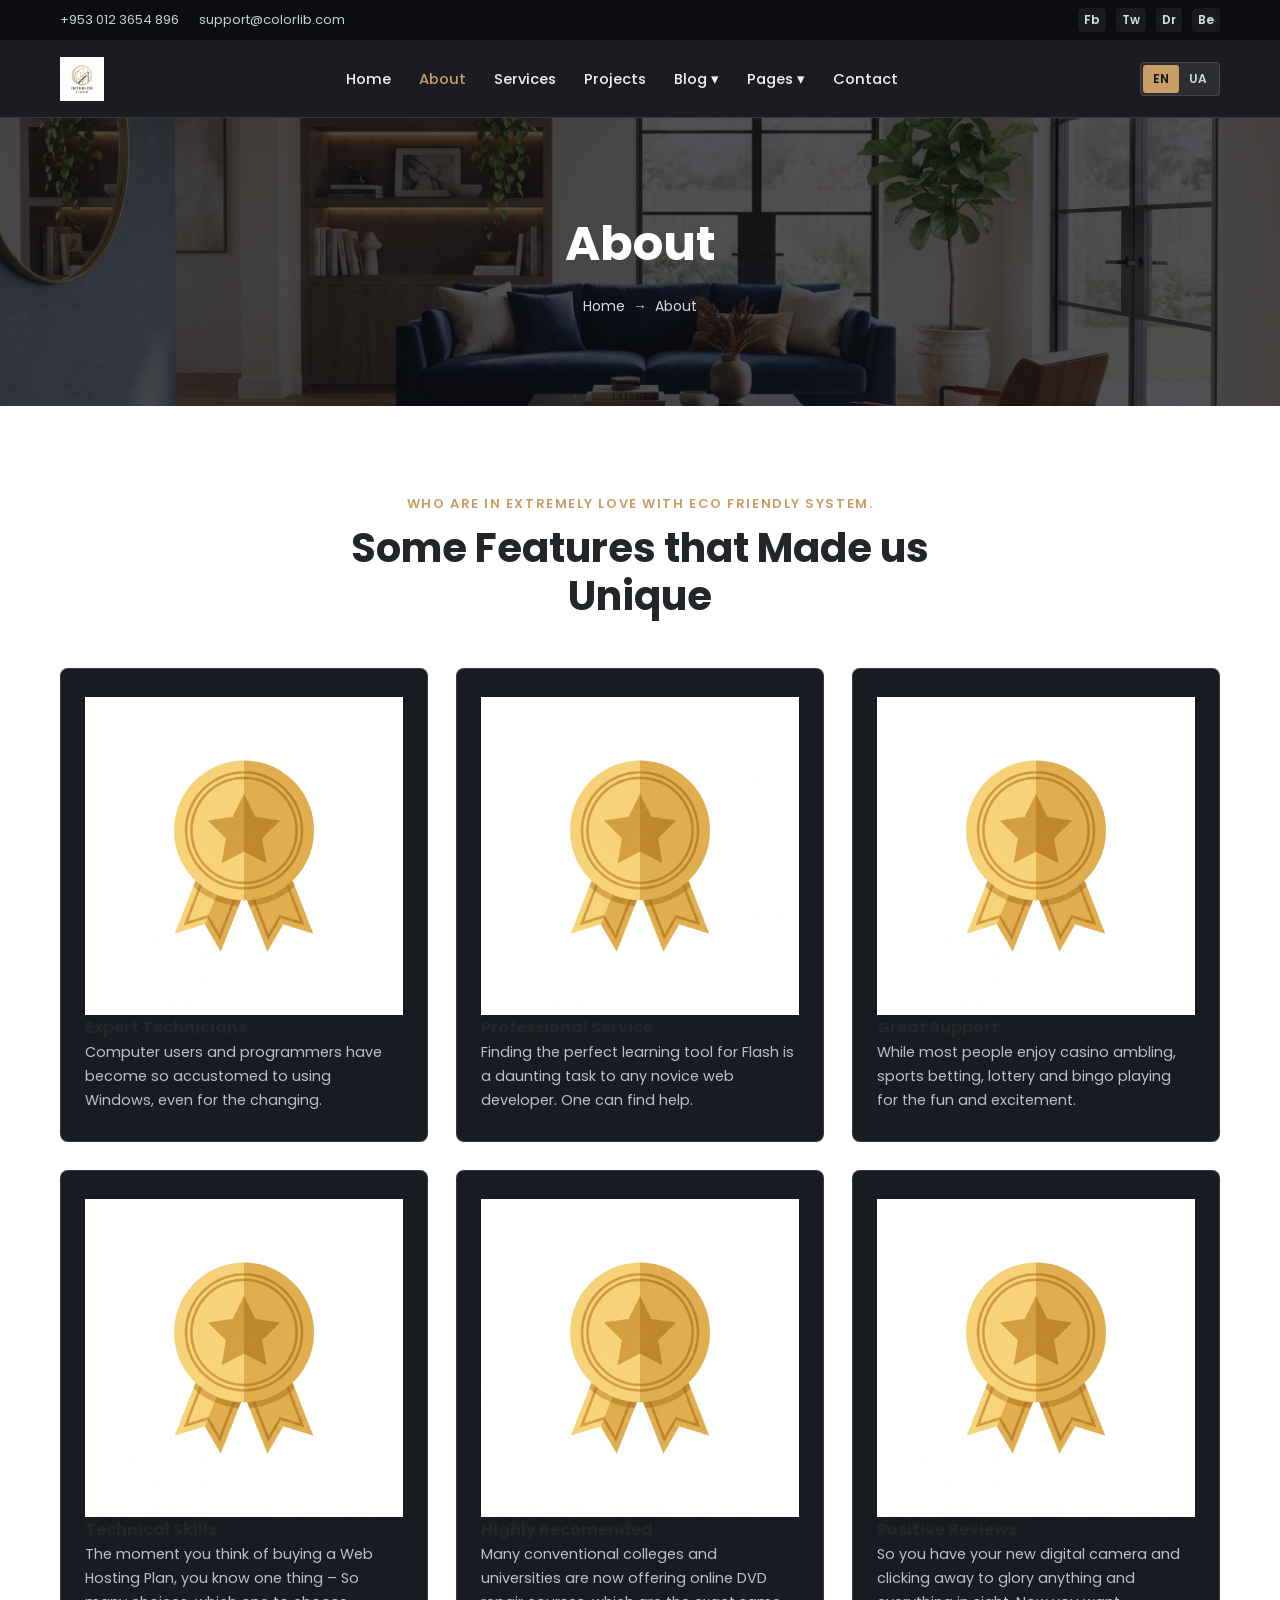
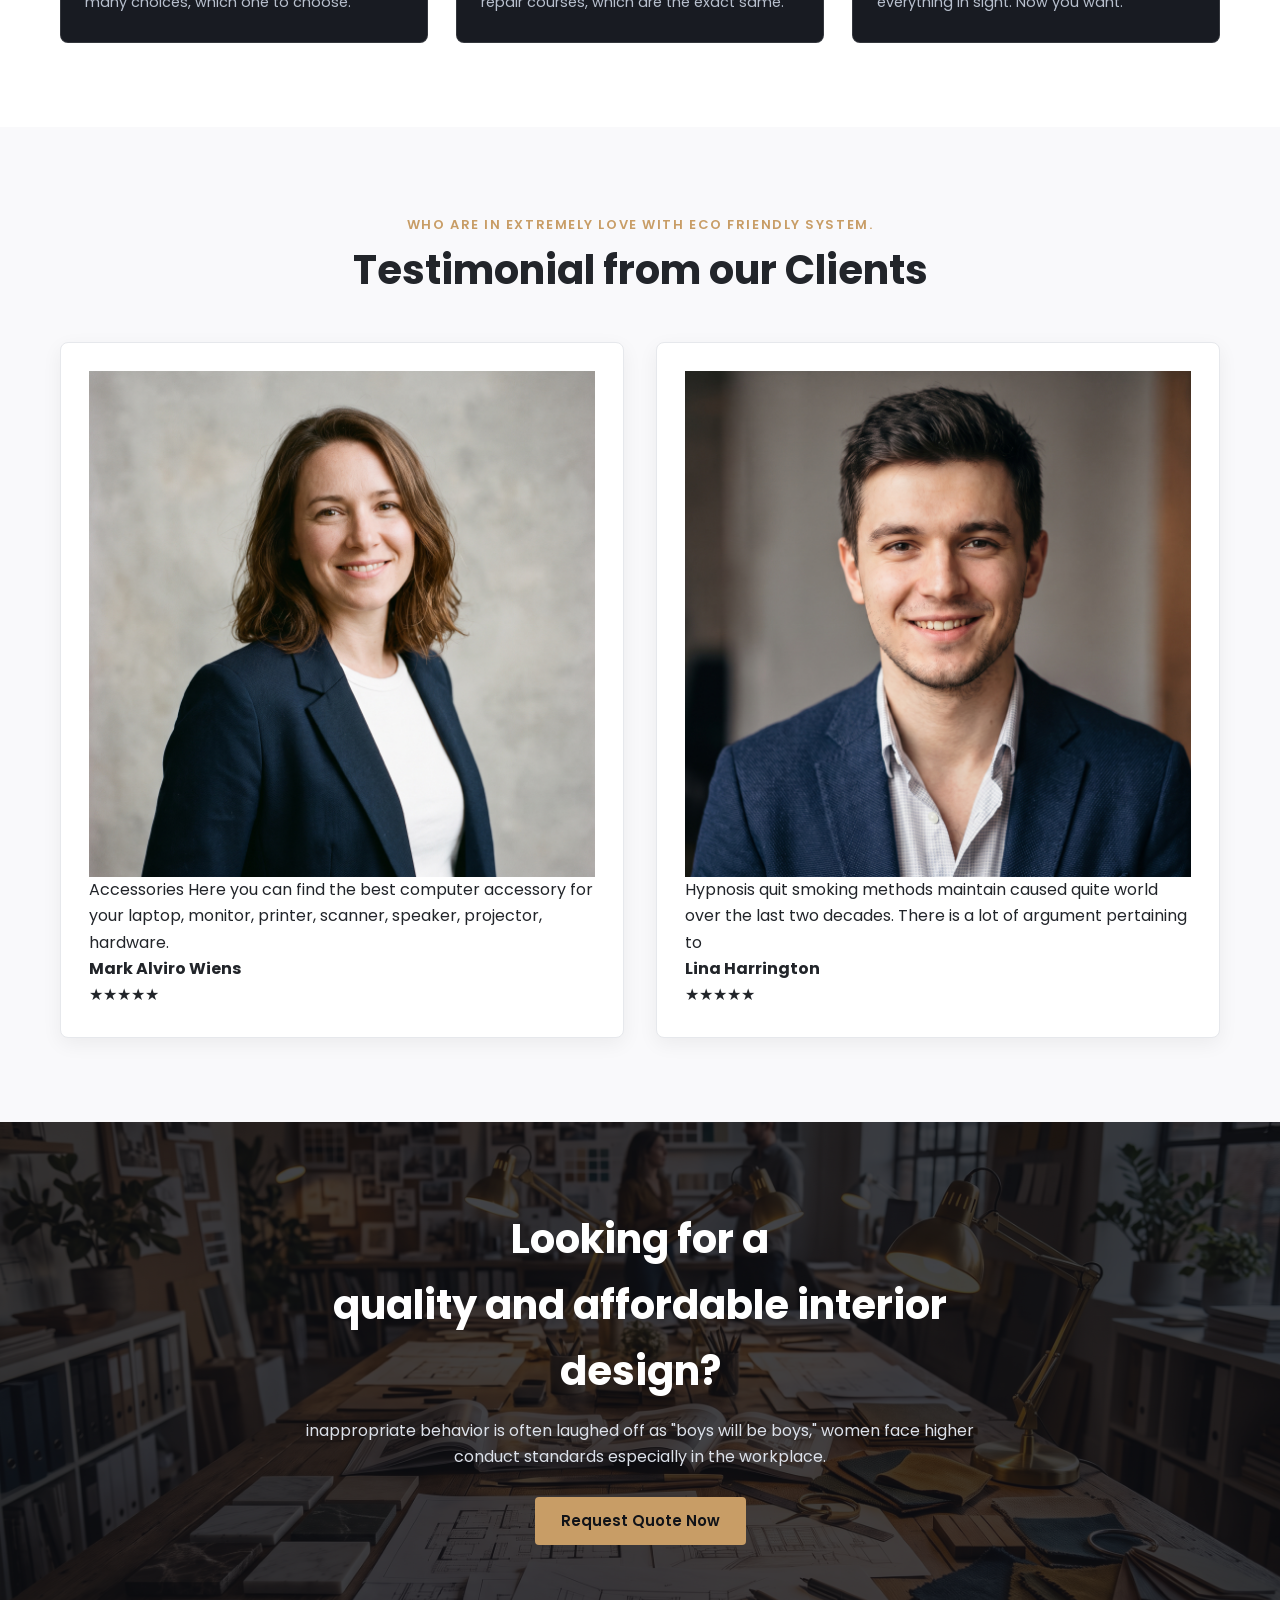
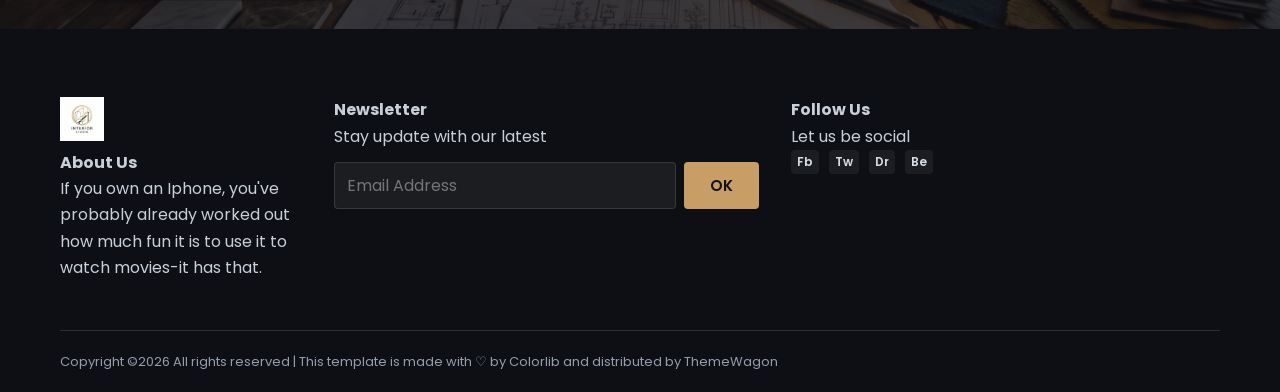
<file: about.html>
<!DOCTYPE html>
<html lang="en">
<head>
  <meta charset="UTF-8">
  <meta name="viewport" content="width=device-width, initial-scale=1.0">
  <title>Interior Design — About</title>
  <link rel="preconnect" href="https://fonts.googleapis.com">
  <link rel="preconnect" href="https://fonts.gstatic.com" crossorigin>
  <link href="https://fonts.googleapis.com/css2?family=Poppins:wght@300;400;500;600;700&display=swap" rel="stylesheet">
  <link rel="stylesheet" href="style.css?v=8">
  <link rel="icon" href="logo.jpg" type="image/jpeg">
  <style>
    .nav-bar-inner {
      display: flex !important;
      align-items: center !important;
      justify-content: space-between !important;
    }
    .desktop-nav {
      display: flex !important;
      flex-direction: row !important;
      align-items: center !important;
      gap: 24px !important;
    }
    .desktop-nav .dropdown {
      position: relative !important;
      display: inline-flex !important;
      align-items: center !important;
    }
    .desktop-nav .dropdown-menu {
      position: absolute !important;
      top: 100% !important;
      left: 0 !important;
      display: none !important;
      flex-direction: column !important;
      min-width: 210px !important;
      background: #181b22 !important;
      border: 1px solid rgba(255, 255, 255, 0.12) !important;
      border-radius: 8px !important;
      padding: 8px 0 !important;
      z-index: 950 !important;
    }
    .desktop-nav .dropdown:hover .dropdown-menu,
    .desktop-nav .dropdown.open .dropdown-menu {
      display: flex !important;
    }
  </style>
</head>
<body data-page="about">

  <header class="site-header">
    <div class="top-bar">
      <div class="container top-bar-inner">
        <div class="contact-info">
          <a href="tel:+9530123654896">+953 012 3654 896</a>
          <a href="mailto:support@colorlib.com">support@colorlib.com</a>
        </div>
        <div class="social-links">
          <a href="https://facebook.com" target="_blank" rel="noopener">Fb</a>
          <a href="https://x.com" target="_blank" rel="noopener">Tw</a>
          <a href="https://dribbble.com" target="_blank" rel="noopener">Dr</a>
          <a href="https://behance.net" target="_blank" rel="noopener">Be</a>
        </div>
      </div>
    </div>

    <div class="nav-bar">
      <div class="container nav-bar-inner">
        <a href="index.html" class="logo">
          <img src="logo.jpg" alt="Interior Logo">
        </a>

        <nav class="desktop-nav">
          <a href="index.html">Home</a>
          <a href="about.html" class="active-link">About</a>
          <a href="services.html">Services</a>
          <a href="projects.html">Projects</a>
          <div class="dropdown">
            <button type="button" class="dropdown-toggle">Blog ▾</button>
            <div class="dropdown-menu">
              <a href="index.html#exhibitions">Exhibitions</a>
              <a href="projects.html">Case Studies</a>
            </div>
          </div>
          <div class="dropdown">
            <button type="button" class="dropdown-toggle">Pages ▾</button>
            <div class="dropdown-menu">
              <a href="about.html">About Us</a>
              <a href="services.html">Our Services</a>
              <a href="contact.html">Contact</a>
              <a href="404.html">404 Page</a>
            </div>
          </div>
          <a href="contact.html">Contact</a>
        </nav>

        <div class="header-actions">
          <div class="lang-switcher">
            <button type="button" class="lang-btn active" data-lang="en">EN</button>
            <button type="button" class="lang-btn" data-lang="ua">UA</button>
          </div>
          <button type="button" class="mobile-menu-toggle mobile-toggle" aria-label="Toggle menu">
            <span></span>
            <span></span>
            <span></span>
          </button>
        </div>
      </div>
    </div>
  </header>

  <section class="page-banner" style="background-image: url('hero.jpg');">
    <div class="container">
      <h1 class="page-banner-title">About</h1>
      <div class="breadcrumb">
        <a href="index.html">Home</a>
        <span>→</span>
        <span>About</span>
      </div>
    </div>
  </section>

  <section class="section features">
    <div class="container">
      <div class="section-header">
        <span class="section-subtitle">Who are in extremely love with eco friendly system.</span>
        <h2 class="section-title">Some Features that Made us Unique</h2>
      </div>
      <div class="grid-3" id="about-features-grid"></div>
    </div>
  </section>

  <section class="section section-light testimonials">
    <div class="container">
      <div class="section-header">
        <span class="section-subtitle">Who are in extremely love with eco friendly system.</span>
        <h2 class="section-title">Testimonial from our Clients</h2>
      </div>
      <div class="grid-2" id="about-testimonials-grid"></div>
    </div>
  </section>

  <section class="cta-section" style="background-image: url('studio.jpg');">
    <div class="container cta-box">
      <h2 class="cta-title">Looking for a<br>quality and affordable interior design?</h2>
      <p class="cta-text">inappropriate behavior is often laughed off as "boys will be boys," women face higher conduct standards especially in the workplace.</p>
      <a href="contact.html" class="btn btn-primary">Request Quote Now</a>
    </div>
  </section>

  <footer class="site-footer">
    <div class="container">
      <div class="footer-grid">
        <div class="footer-widget">
          <a href="index.html" class="logo">
            <img src="logo.jpg" alt="Interior Logo">
          </a>
          <h4 class="widget-title">About Us</h4>
          <p class="widget-text">If you own an Iphone, you've probably already worked out how much fun it is to use it to watch movies-it has that.</p>
        </div>

        <div class="footer-widget">
          <h4 class="widget-title">Newsletter</h4>
          <p class="widget-text">Stay update with our latest</p>
          <form class="newsletter-form">
            <input type="email" placeholder="Email Address" required>
            <button type="submit" class="btn btn-primary">OK</button>
          </form>
        </div>

        <div class="footer-widget">
          <h4 class="widget-title">Follow Us</h4>
          <p class="widget-text">Let us be social</p>
          <div class="social-links">
            <a href="https://facebook.com" target="_blank" rel="noopener">Fb</a>
            <a href="https://x.com" target="_blank" rel="noopener">Tw</a>
            <a href="https://dribbble.com" target="_blank" rel="noopener">Dr</a>
            <a href="https://behance.net" target="_blank" rel="noopener">Be</a>
          </div>
        </div>
      </div>

      <div class="footer-bottom">
        <span class="copyright">Copyright ©2026 All rights reserved | This template is made with ♡ by <span class="text-gold">Colorlib</span> and distributed by <span class="text-gold">ThemeWagon</span></span>
      </div>
    </div>
  </footer>

  <script src="script.js"></script>
</body>
</html>
</file>
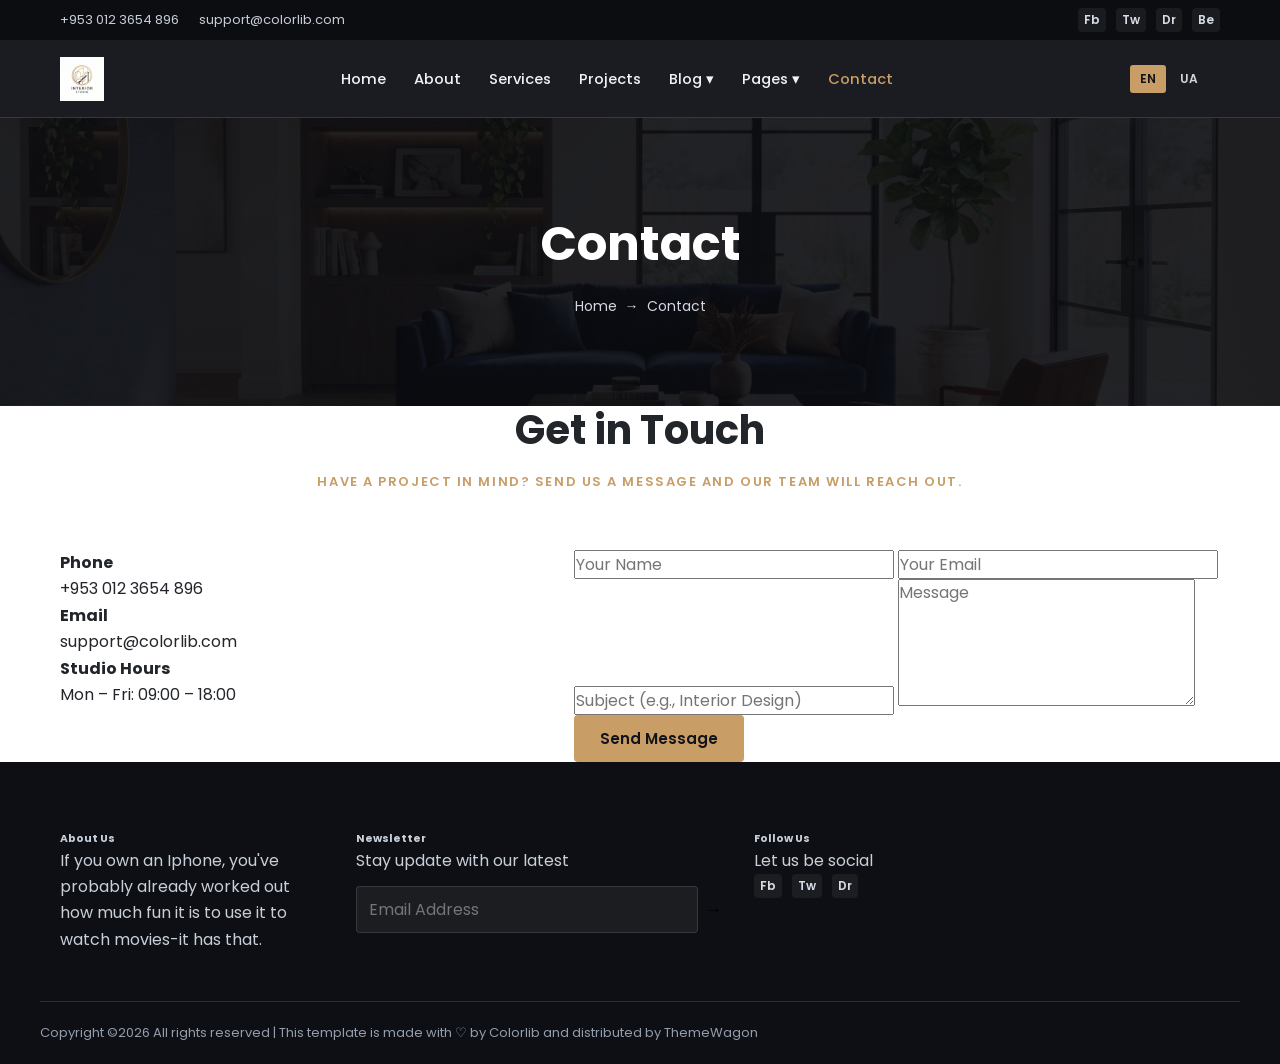
<file: contact.html>
<!DOCTYPE html>
<html lang="en">
<head>
  <meta charset="UTF-8">
  <meta name="viewport" content="width=device-width, initial-scale=1.0">
  <title>Interior Design — Contact</title>
  <link rel="preconnect" href="https://fonts.googleapis.com">
  <link rel="preconnect" href="https://fonts.gstatic.com" crossorigin>
  <link href="https://fonts.googleapis.com/css2?family=Poppins:wght@300;400;500;600;700&display=swap" rel="stylesheet">
  <link rel="stylesheet" href="style.css?v=11">
  <link rel="icon" href="logo.jpg" type="image/jpeg">
</head>
<body data-page="contact">

  <header class="site-header">
    <div class="top-bar">
      <div class="container top-bar-inner">
        <div class="contact-info">
          <a href="tel:+9530123654896">+953 012 3654 896</a>
          <a href="mailto:support@colorlib.com">support@colorlib.com</a>
        </div>
        <div class="social-links">
          <a href="https://facebook.com" target="_blank" rel="noopener">Fb</a>
          <a href="https://x.com" target="_blank" rel="noopener">Tw</a>
          <a href="https://dribbble.com" target="_blank" rel="noopener">Dr</a>
          <a href="https://behance.net" target="_blank" rel="noopener">Be</a>
        </div>
      </div>
    </div>

    <div class="nav-bar">
      <div class="container nav-bar-inner">
        <a href="index.html" class="logo">
          <img src="logo.jpg" alt="Interior Logo">
        </a>

        <nav class="desktop-nav">
          <a href="index.html">Home</a>
          <a href="about.html">About</a>
          <a href="services.html">Services</a>
          <a href="projects.html">Projects</a>
          <div class="dropdown">
            <button type="button" class="dropdown-toggle">Blog ▾</button>
            <div class="dropdown-menu">
              <a href="index.html#exhibitions">Exhibitions</a>
              <a href="projects.html">Case Studies</a>
            </div>
          </div>
          <div class="dropdown">
            <button type="button" class="dropdown-toggle">Pages ▾</button>
            <div class="dropdown-menu">
              <a href="about.html">About Us</a>
              <a href="services.html">Our Services</a>
              <a href="contact.html">Contact</a>
              <a href="404.html">404 Page</a>
            </div>
          </div>
          <a href="contact.html" class="active-link">Contact</a>
        </nav>

        <div class="header-actions">
          <div class="lang-switch" aria-label="Language switcher">
            <button type="button" class="lang-btn active" data-lang="en">EN</button>
            <button type="button" class="lang-btn" data-lang="ua">UA</button>
          </div>
          <button type="button" class="mobile-toggle" aria-label="Toggle menu">
            <span></span>
            <span></span>
            <span></span>
          </button>
        </div>
      </div>
    </div>
  </header>

  <main>
    <section class="page-banner" style="background-image: linear-gradient(rgba(0,0,0,0.65), rgba(0,0,0,0.65)), url('hero.jpg');">
      <div class="container">
        <h1 class="page-banner-title">Contact</h1>
        <div class="breadcrumb">
          <a href="index.html">Home</a>
          <span>→</span>
          <span>Contact</span>
        </div>
      </div>
    </section>

    <section class="contact-section section-padding bg-white">
      <div class="container">
        <header class="section-header">
          <h2 class="section-title" id="contact-heading">Get in Touch</h2>
          <p class="section-subtitle" id="contact-subheading">Have a project in mind? Send us a message and our team will reach out.</p>
        </header>

        <div class="contact-grid">
          <div class="contact-details">
            <div class="contact-item">
              <h4>Phone</h4>
              <p><a href="tel:+9530123654896">+953 012 3654 896</a></p>
            </div>
            <div class="contact-item">
              <h4>Email</h4>
              <p><a href="mailto:support@colorlib.com">support@colorlib.com</a></p>
            </div>
            <div class="contact-item">
              <h4>Studio Hours</h4>
              <p>Mon – Fri: 09:00 – 18:00</p>
            </div>
          </div>

          <form class="contact-form" id="contact-form">
            <input type="text" id="contact-name" placeholder="Your Name" required>
            <input type="email" id="contact-email" placeholder="Your Email" required>
            <input type="text" id="contact-subject" placeholder="Subject (e.g., Interior Design)" required>
            <textarea id="contact-message" rows="5" placeholder="Message" required></textarea>
            <button type="submit" class="btn btn-primary" id="contact-submit">Send Message</button>
            <p class="contact-status" id="contact-status" role="status"></p>
          </form>
        </div>
      </div>
    </section>
  </main>

  <footer class="site-footer section-padding">
    <div class="container footer-grid">
      <div class="footer-widget">
        <h6 class="widget-title">About Us</h6>
        <p class="widget-text">If you own an Iphone, you've probably already worked out how much fun it is to use it to watch movies-it has that.</p>
      </div>
      <div class="footer-widget">
        <h6 class="widget-title">Newsletter</h6>
        <p class="widget-text">Stay update with our latest</p>
        <form class="newsletter-form">
          <input type="email" placeholder="Email Address" required>
          <button type="submit">→</button>
        </form>
      </div>
      <div class="footer-widget">
        <h6 class="widget-title">Follow Us</h6>
        <p class="widget-text">Let us be social</p>
        <div class="social-links footer-socials">
          <a href="https://facebook.com" target="_blank" rel="noopener">Fb</a>
          <a href="https://x.com" target="_blank" rel="noopener">Tw</a>
          <a href="https://dribbble.com" target="_blank" rel="noopener">Dr</a>
        </div>
      </div>
    </div>
    <div class="container footer-bottom">
      <p class="copyright">
        Copyright ©2026 All rights reserved | This template is made with ♡ by <span class="text-gold">Colorlib</span> and distributed by <span class="text-gold">ThemeWagon</span>
      </p>
    </div>
  </footer>

  <script src="script.js"></script>
</body>
</html>
</file>
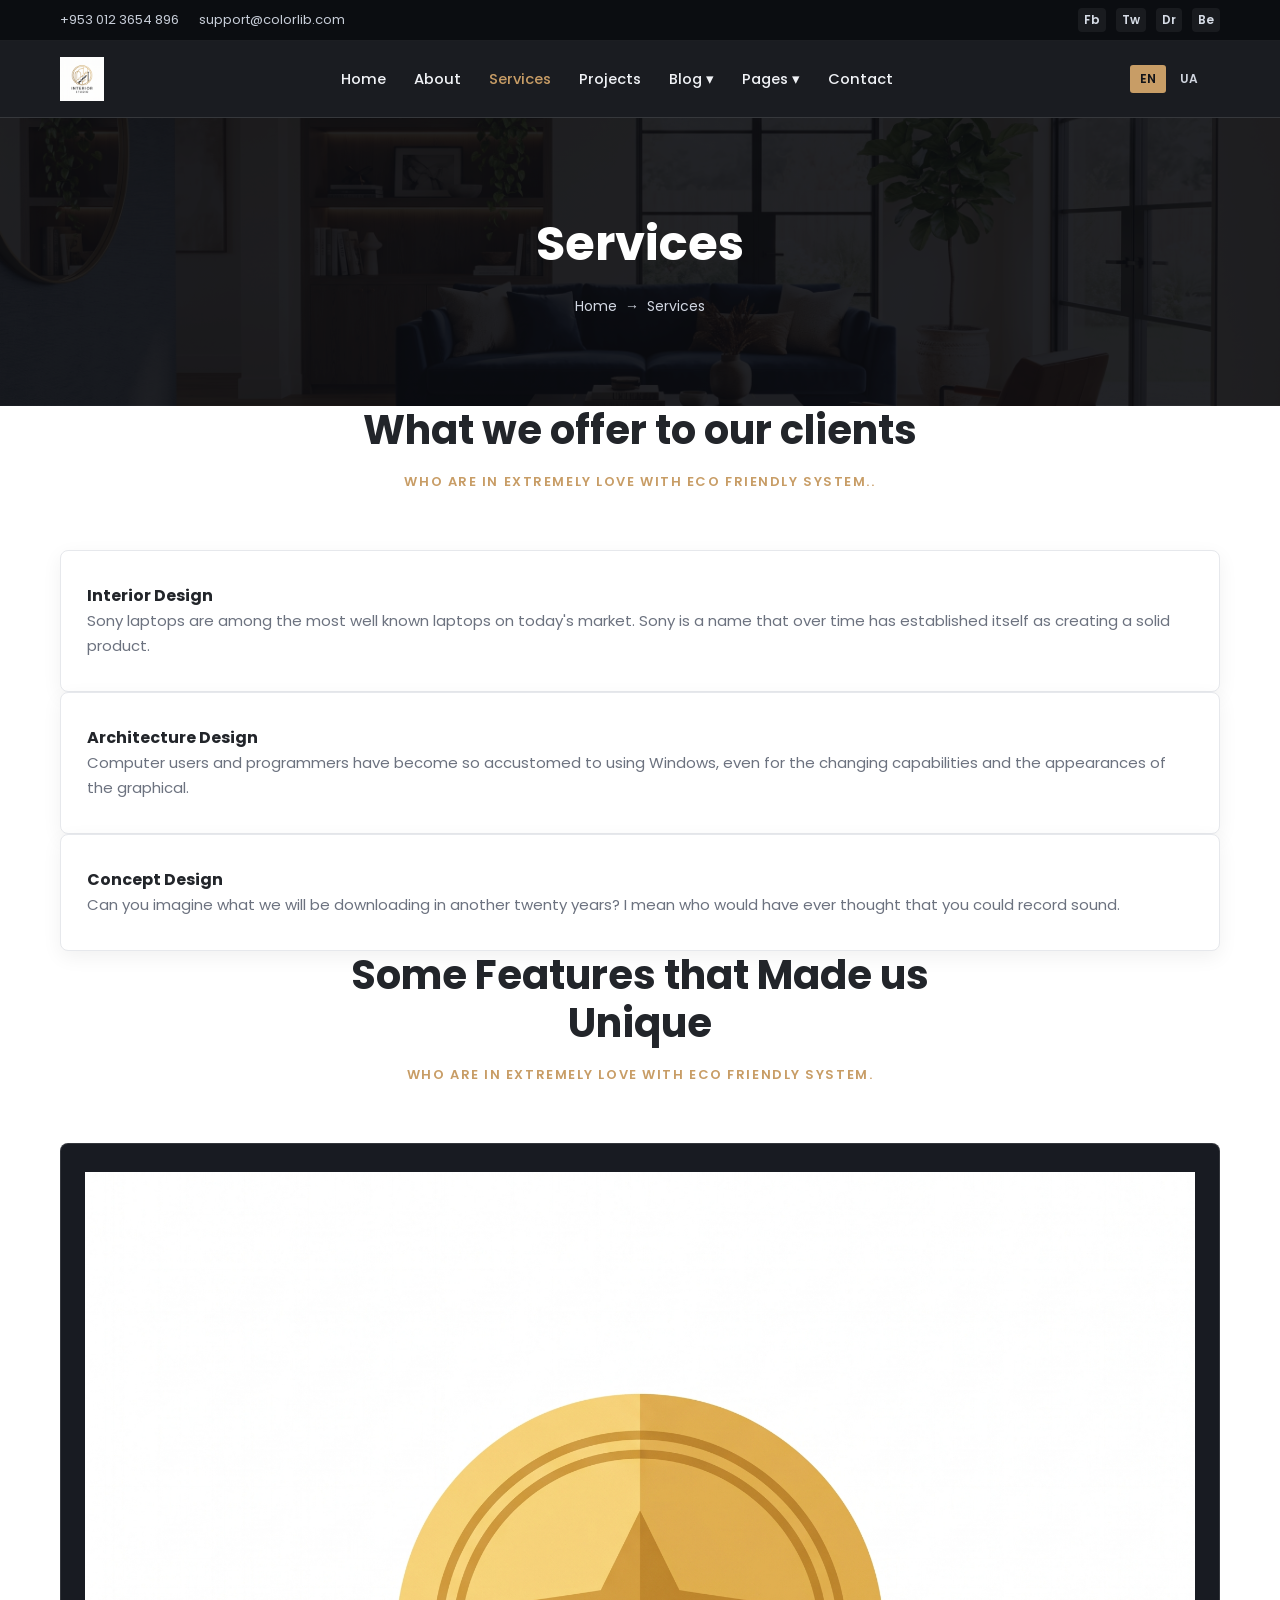
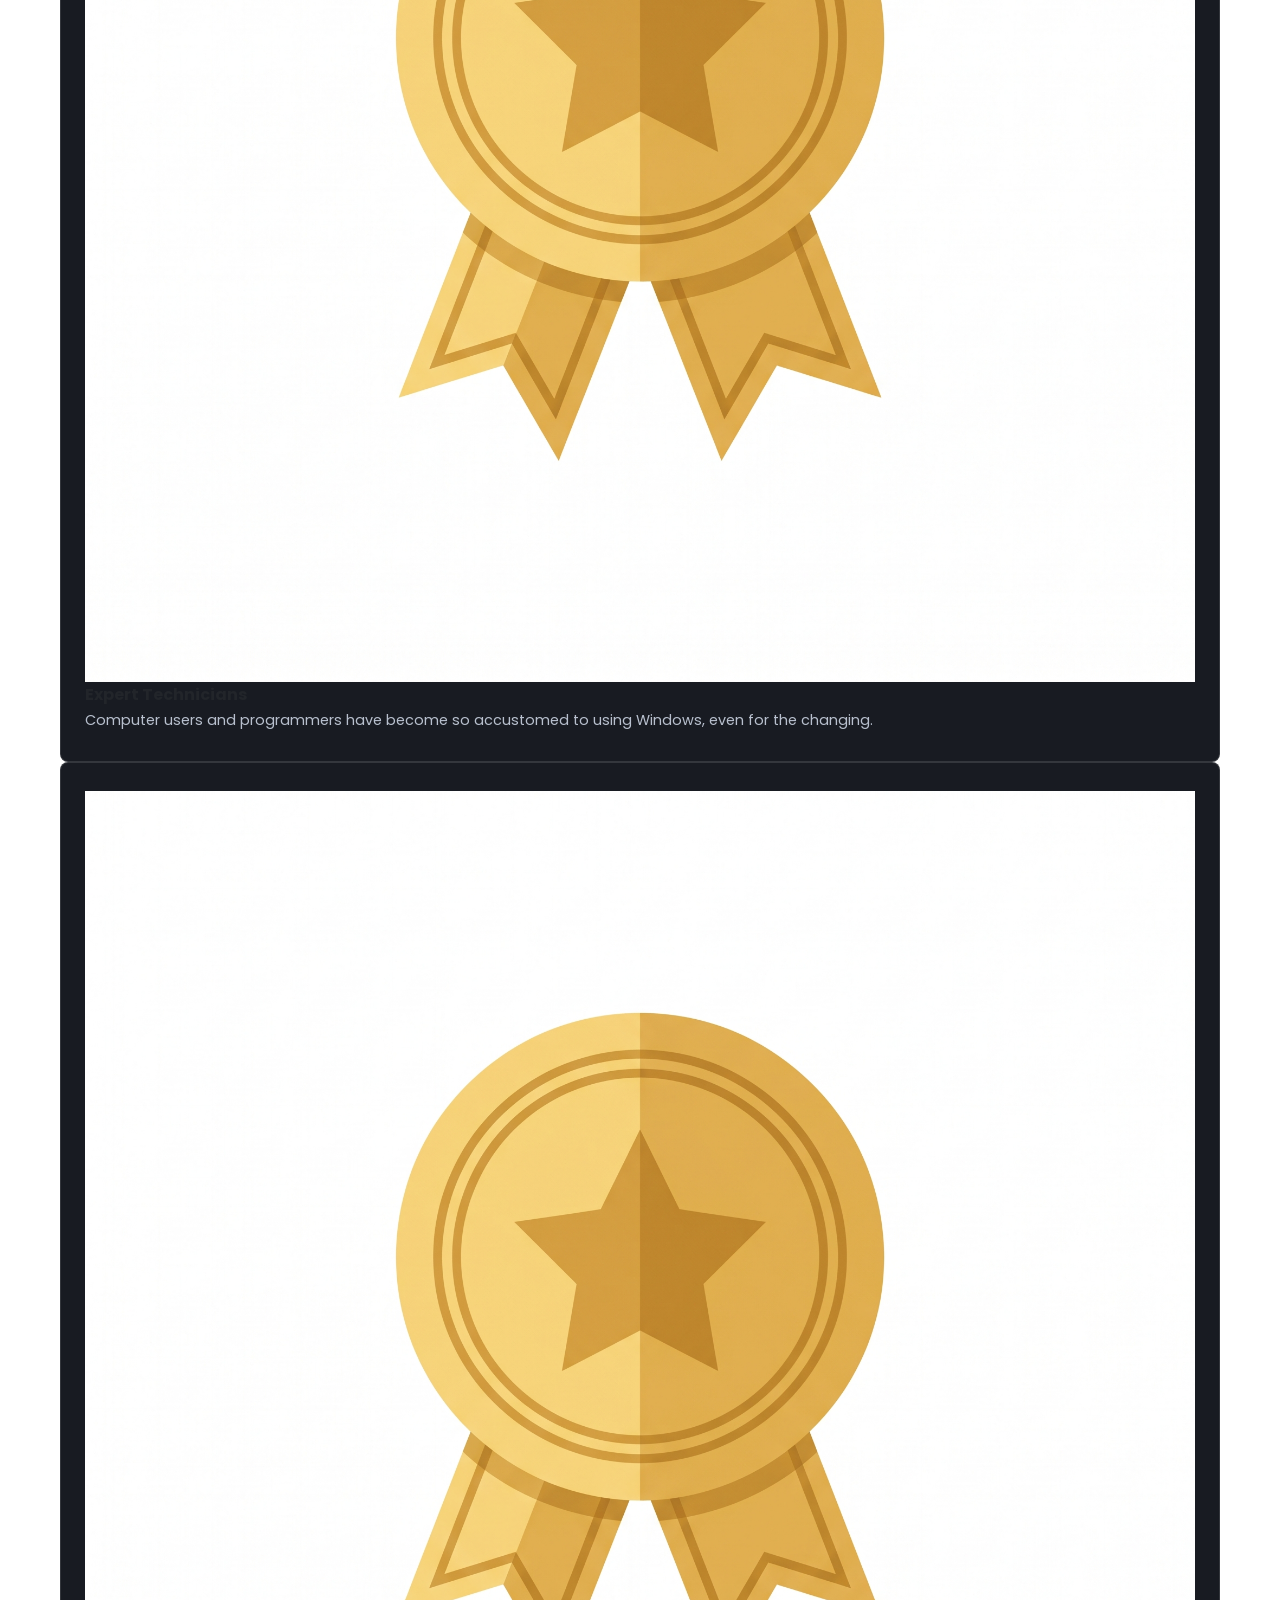
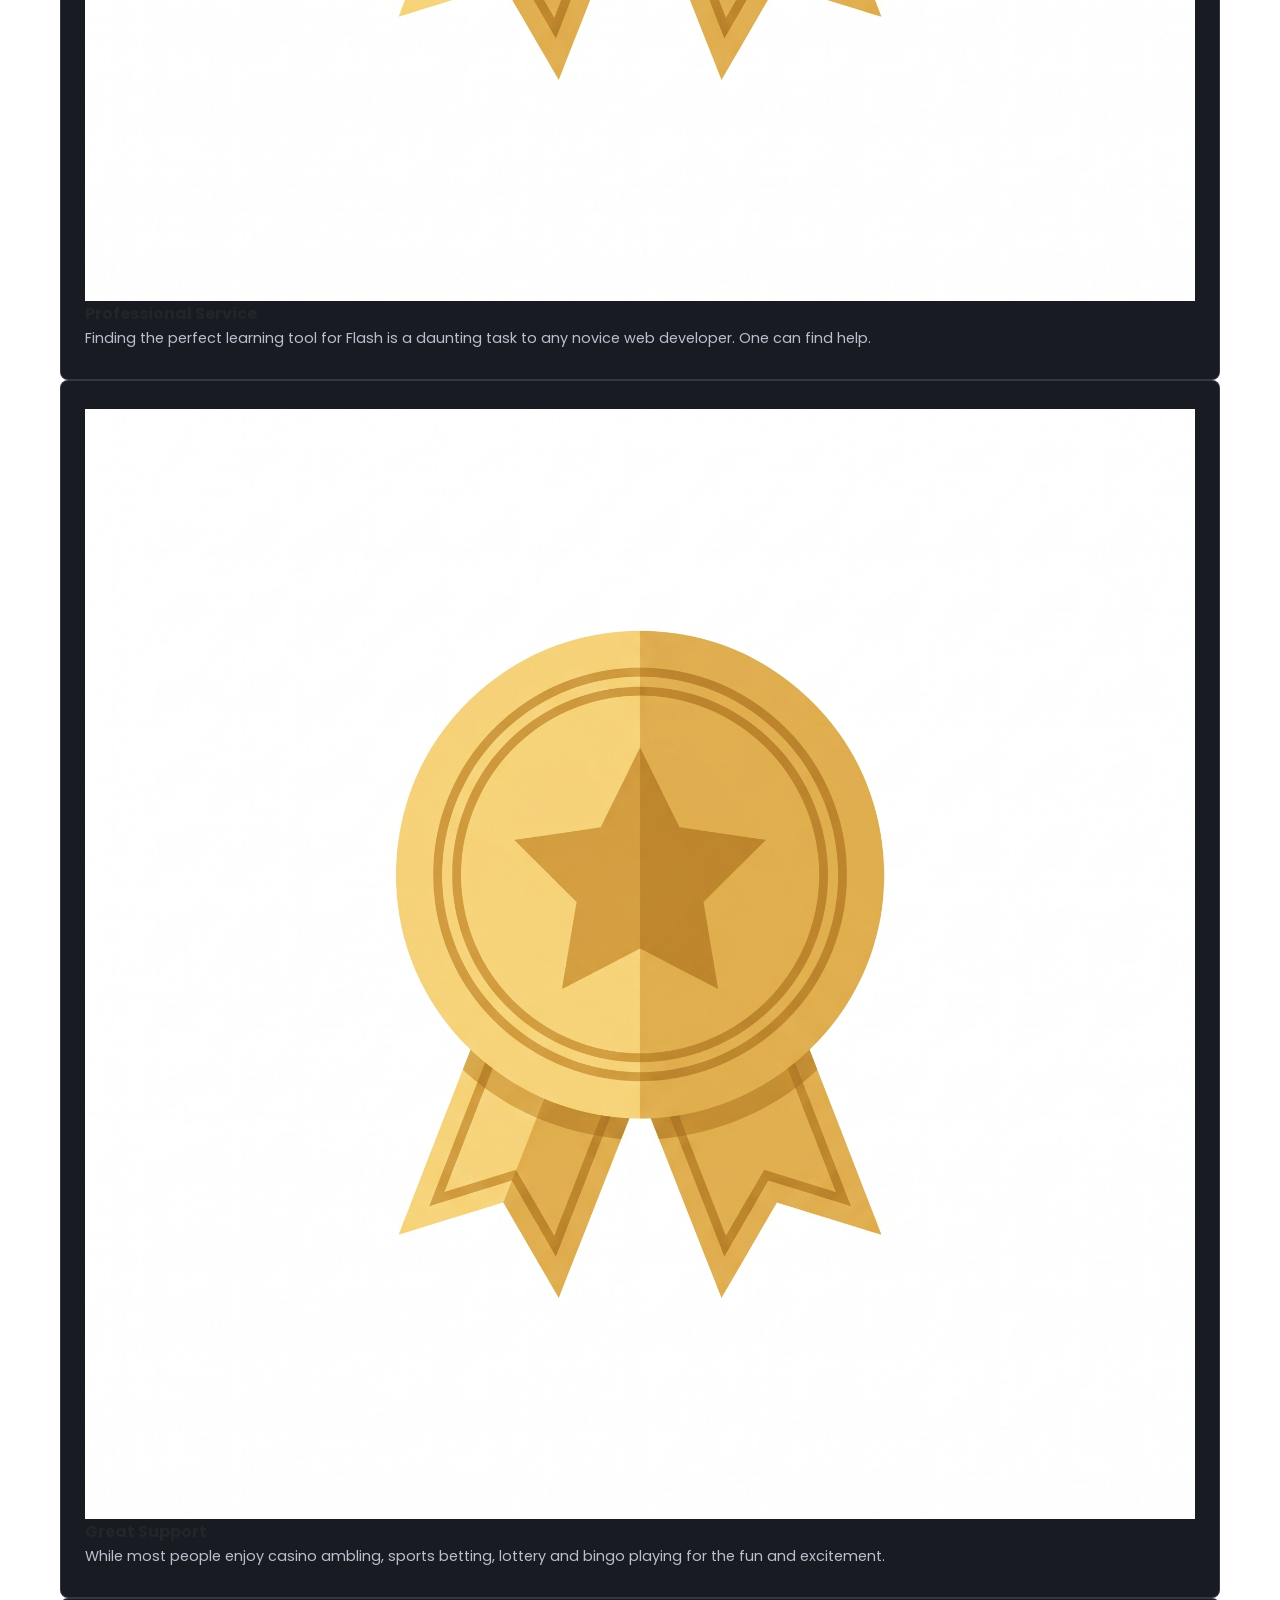
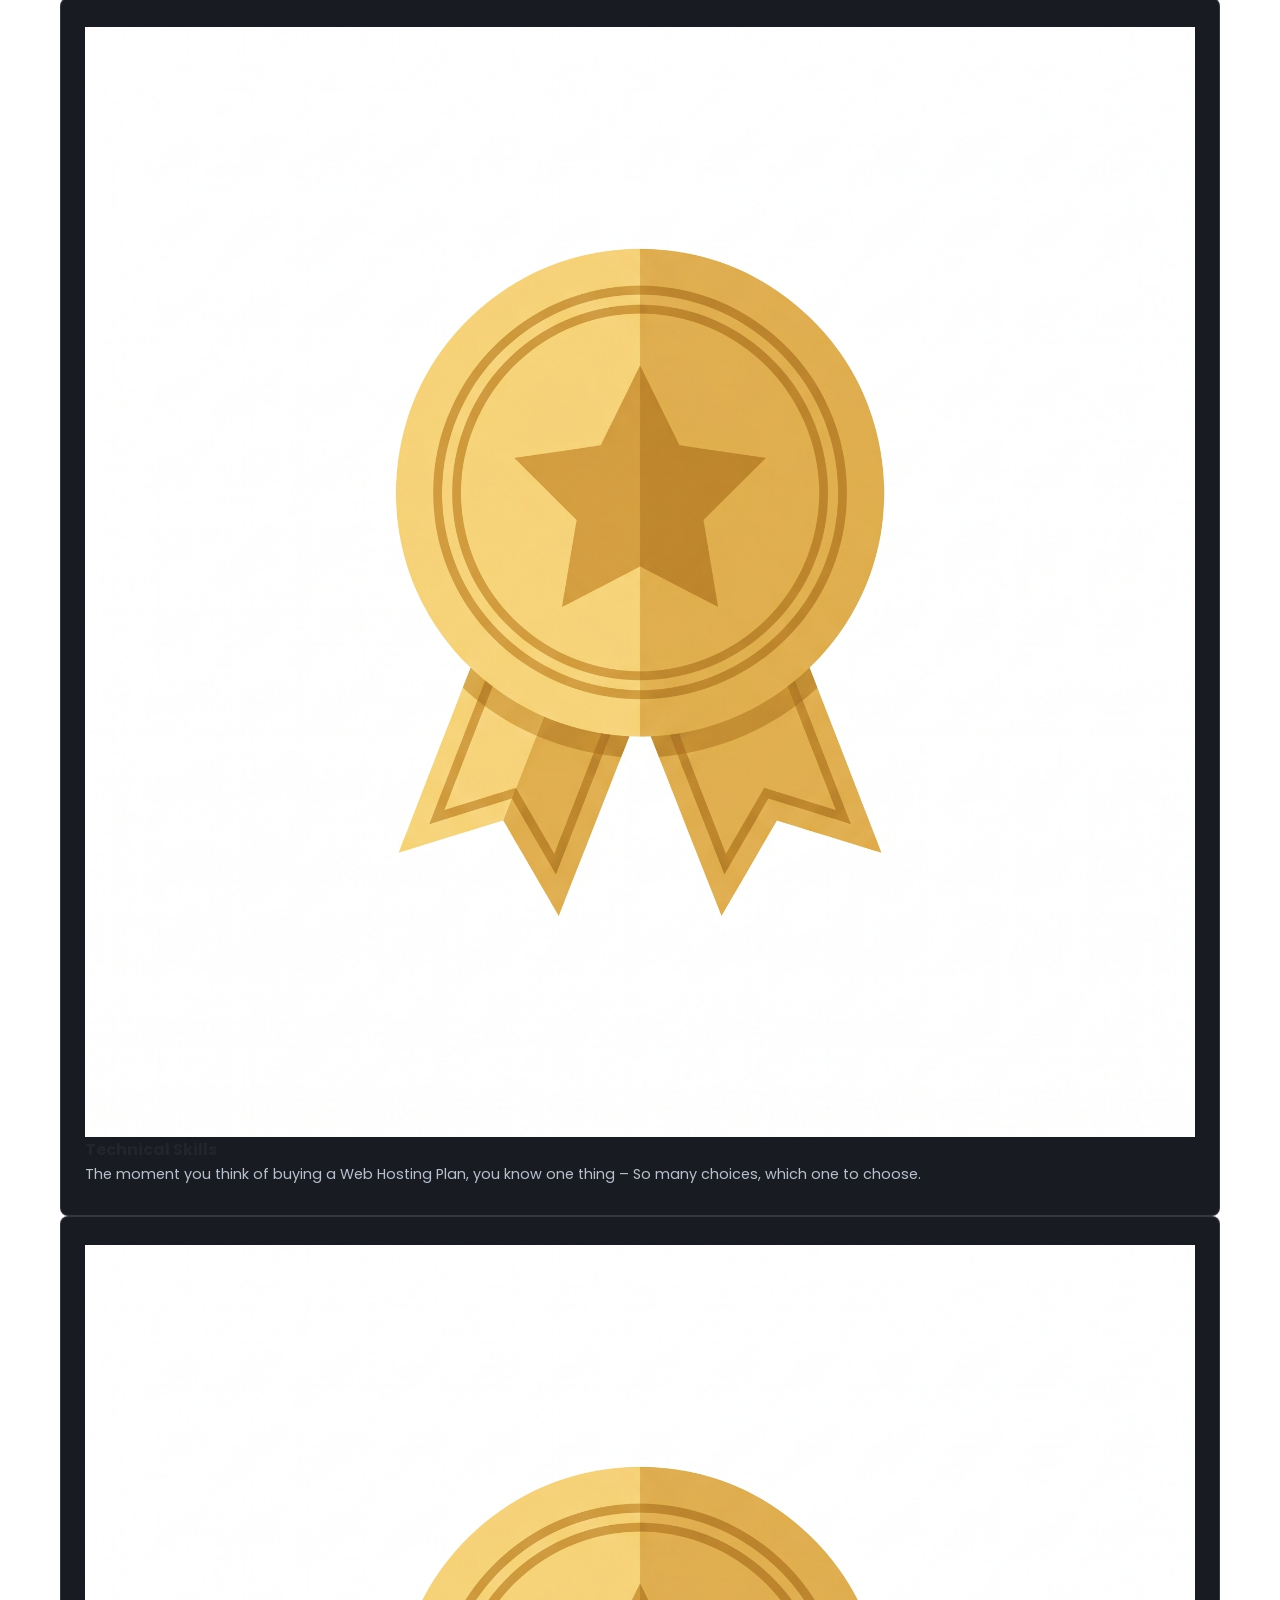
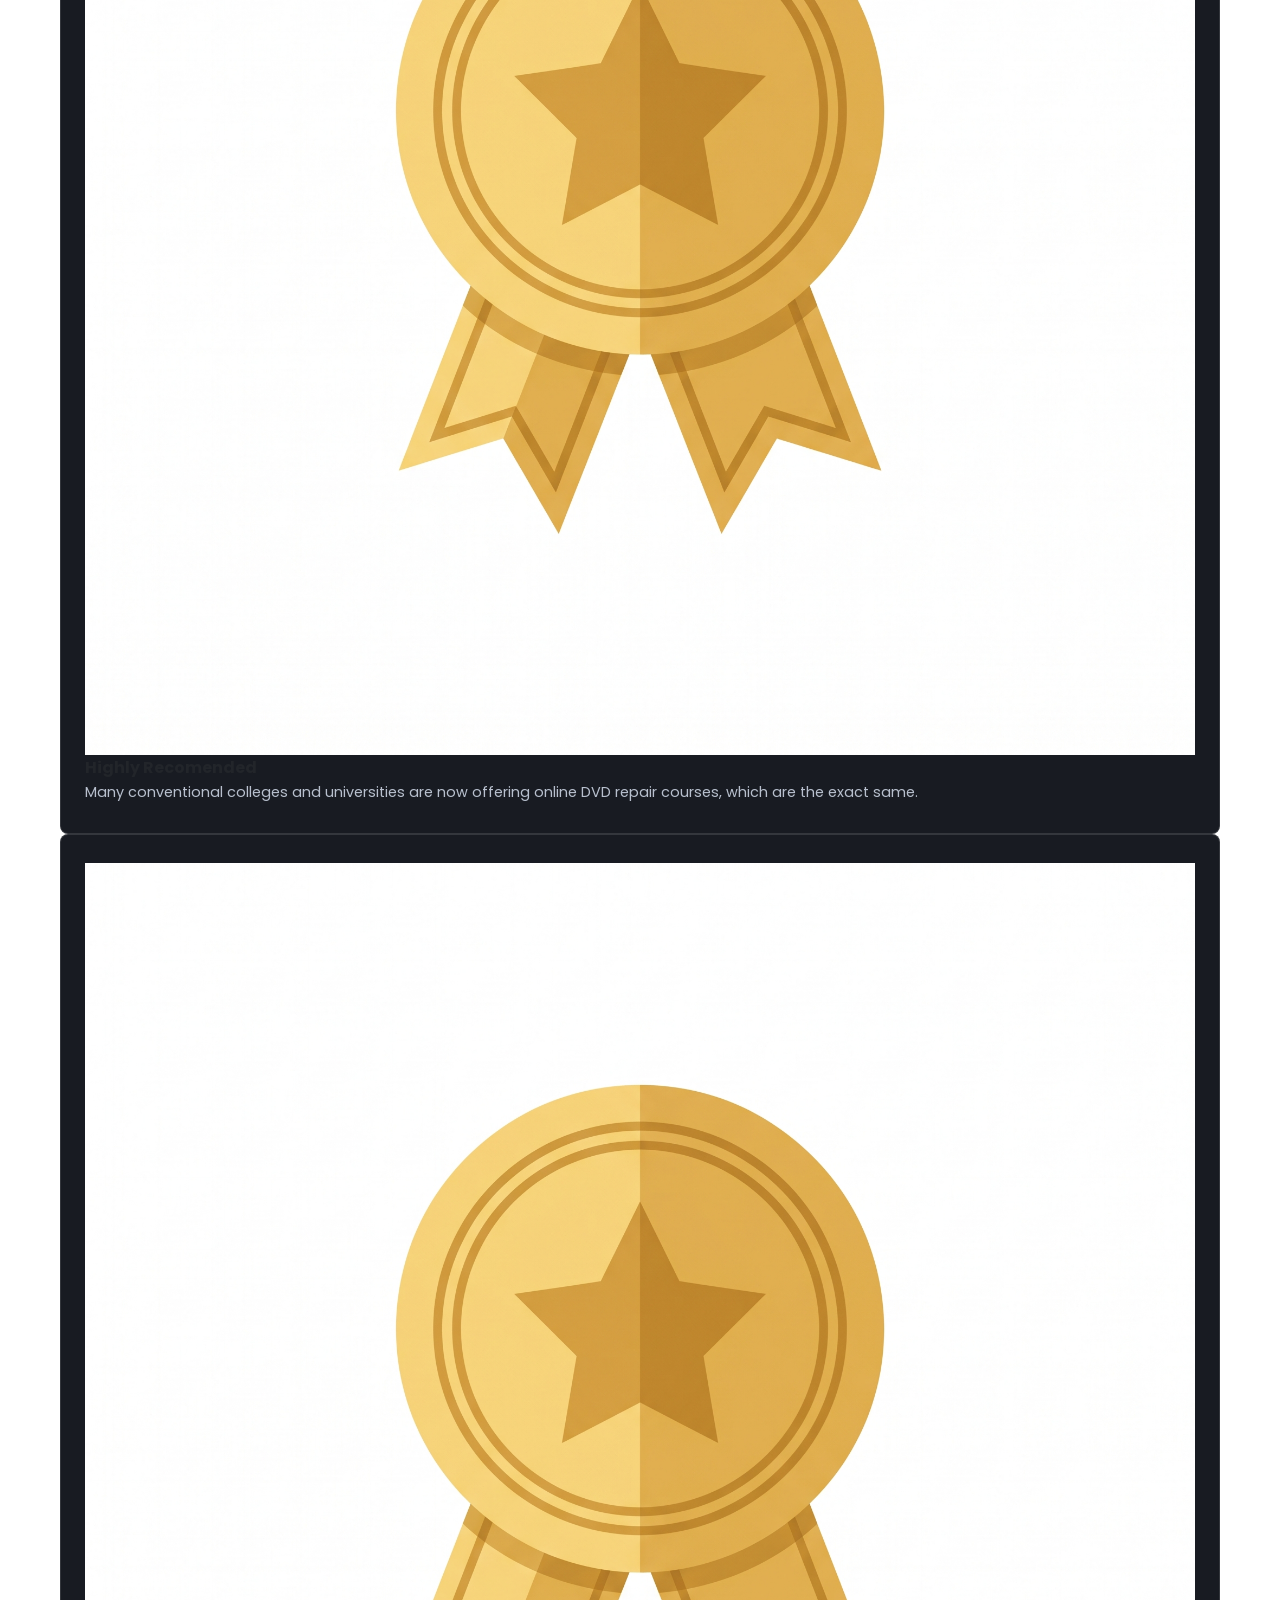
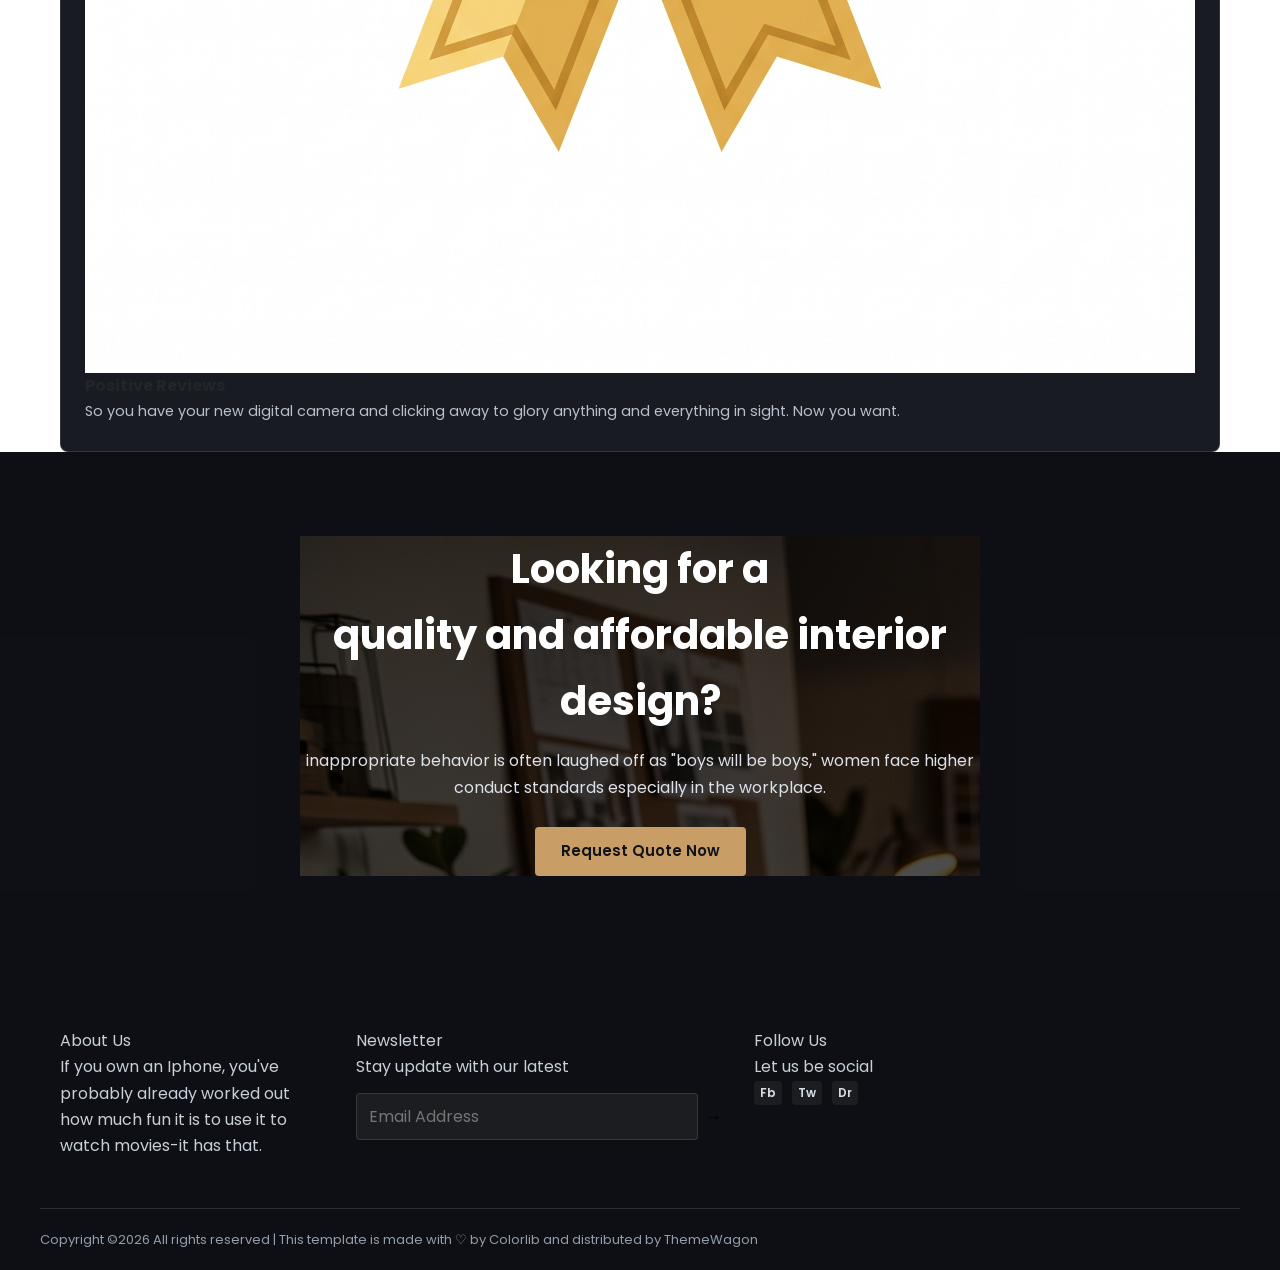
<file: services.html>
<!DOCTYPE html>
<html lang="en">
<head>
  <meta charset="UTF-8">
  <meta name="viewport" content="width=device-width, initial-scale=1.0">
  <title>Interior Design — Services</title>
  <link rel="preconnect" href="https://fonts.googleapis.com">
  <link rel="preconnect" href="https://fonts.gstatic.com" crossorigin>
  <link href="https://fonts.googleapis.com/css2?family=Poppins:wght@300;400;500;600;700&display=swap" rel="stylesheet">
  <link rel="stylesheet" href="style.css?v=11">
  <link rel="icon" href="logo.jpg" type="image/jpeg">
</head>
<body data-page="services">

  <header class="site-header">
    <div class="top-bar">
      <div class="container top-bar-inner">
        <div class="contact-info">
          <a href="tel:+9530123654896">+953 012 3654 896</a>
          <a href="mailto:support@colorlib.com">support@colorlib.com</a>
        </div>
        <div class="social-links">
          <a href="https://facebook.com" target="_blank" rel="noopener">Fb</a>
          <a href="https://x.com" target="_blank" rel="noopener">Tw</a>
          <a href="https://dribbble.com" target="_blank" rel="noopener">Dr</a>
          <a href="https://behance.net" target="_blank" rel="noopener">Be</a>
        </div>
      </div>
    </div>

    <div class="nav-bar">
      <div class="container nav-bar-inner">
        <a href="index.html" class="logo">
          <img src="logo.jpg" alt="Interior Logo">
        </a>

        <nav class="desktop-nav">
          <a href="index.html">Home</a>
          <a href="about.html">About</a>
          <a href="services.html" class="active-link">Services</a>
          <a href="projects.html">Projects</a>
          <div class="dropdown">
            <button type="button" class="dropdown-toggle">Blog ▾</button>
            <div class="dropdown-menu">
              <a href="index.html#exhibitions">Exhibitions</a>
              <a href="projects.html">Case Studies</a>
            </div>
          </div>
          <div class="dropdown">
            <button type="button" class="dropdown-toggle">Pages ▾</button>
            <div class="dropdown-menu">
              <a href="about.html">About Us</a>
              <a href="services.html">Our Services</a>
              <a href="contact.html">Contact</a>
              <a href="404.html">404 Page</a>
            </div>
          </div>
          <a href="contact.html">Contact</a>
        </nav>

        <div class="header-actions">
          <div class="lang-switch">
            <button type="button" class="lang-btn active" data-lang="en">EN</button>
            <button type="button" class="lang-btn" data-lang="ua">UA</button>
          </div>
          <button type="button" class="mobile-toggle" aria-label="Toggle menu">
            <span></span>
            <span></span>
            <span></span>
          </button>
        </div>
      </div>
    </div>
  </header>

  <main>
    <section class="page-banner" style="background-image: linear-gradient(rgba(0,0,0,0.65), rgba(0,0,0,0.65)), url('hero.jpg');">
      <div class="container">
        <h1 class="page-banner-title">Services</h1>
        <div class="breadcrumb">
          <a href="index.html">Home</a>
          <span>→</span>
          <span>Services</span>
        </div>
      </div>
    </section>

    <section class="services section-padding">
      <div class="container">
        <header class="section-header">
          <h2 class="section-title">What we offer to our clients</h2>
          <p class="section-subtitle">Who are in extremely love with eco friendly system..</p>
        </header>
        <div class="services-grid" id="services-page-grid"></div>
      </div>
    </section>

    <section class="features section-padding">
      <div class="container">
        <header class="section-header header-light">
          <h2 class="section-title">Some Features that Made us Unique</h2>
          <p class="section-subtitle">Who are in extremely love with eco friendly system.</p>
        </header>
        <div class="features-grid" id="services-features-grid"></div>
      </div>
    </section>

    <section class="cta-section">
      <div class="container">
        <div class="cta-box" style="background-image: linear-gradient(rgba(0,0,0,0.7), rgba(0,0,0,0.7)), url('studio.jpg');">
          <h2 class="cta-title">Looking for a<br>quality and affordable interior design?</h2>
          <p class="cta-text">inappropriate behavior is often laughed off as "boys will be boys," women face higher conduct standards especially in the workplace.</p>
          <a href="contact.html" class="btn btn-primary">Request Quote Now</a>
        </div>
      </div>
    </section>
  </main>

  <footer class="site-footer section-padding">
    <div class="container footer-grid">
      <div class="footer-widget">
        <p class="widget-title">About Us</p>
        <p class="widget-text">If you own an Iphone, you've probably already worked out how much fun it is to use it to watch movies-it has that.</p>
      </div>
      <div class="footer-widget">
        <p class="widget-title">Newsletter</p>
        <p class="widget-text">Stay update with our latest</p>
        <form class="newsletter-form">
          <input type="email" placeholder="Email Address" required>
          <button type="submit">→</button>
        </form>
      </div>
      <div class="footer-widget">
        <p class="widget-title">Follow Us</p>
        <p class="widget-text">Let us be social</p>
        <div class="social-links footer-socials">
          <a href="https://facebook.com" target="_blank" rel="noopener">Fb</a>
          <a href="https://x.com" target="_blank" rel="noopener">Tw</a>
          <a href="https://dribbble.com" target="_blank" rel="noopener">Dr</a>
        </div>
      </div>
    </div>
    <div class="container footer-bottom">
      <p class="copyright">
        Copyright ©2026 All rights reserved | This template is made with ♡ by <span class="text-gold">Colorlib</span> and distributed by <span class="text-gold">ThemeWagon</span>
      </p>
    </div>
  </footer>

  <script src="script.js"></script>
</body>
</html>
</file>
<file: style.css>
:root {
  --bg-page: #ffffff;
  --bg-light: #f9f9fb;
  --bg-dark: #111318;
  --bg-dark-2: #181b22;
  --text-main: #22252a;
  --text-muted: #6c727f;
  --accent: #c89d66;
  --accent-hover: #b2854d;
  --border-color: #e6e8ec;
  --border-dark: rgba(255, 255, 255, 0.12);
  --shadow-sm: 0 6px 20px rgba(17, 19, 24, 0.06);
  --shadow-md: 0 14px 34px rgba(17, 19, 24, 0.12);
  --radius-sm: 4px;
  --radius-md: 8px;
  --transition: 0.25s ease;
  --container-max: 1200px;
}

*, *::before, *::after { box-sizing: border-box; margin: 0; padding: 0; }
html { scroll-behavior: smooth; font-size: 16px; }
body { font-family: 'Poppins', sans-serif; background: var(--bg-page); color: var(--text-main); line-height: 1.65; overflow-x: hidden; }
img { display: block; max-width: 100%; height: auto; }
a { color: inherit; text-decoration: none; transition: var(--transition); }
button, input, textarea, select { font-family: inherit; font-size: inherit; }
button { cursor: pointer; border: none; background: none; }
ul, ol { list-style: none; }

.container { width: 100%; max-width: var(--container-max); margin: 0 auto; padding: 0 20px; }

.site-header { position: sticky; top: 0; z-index: 900; background: rgba(17, 19, 24, 0.96); backdrop-filter: blur(10px); color: #fff; border-bottom: 1px solid var(--border-dark); }
.top-bar { background: #0b0d11; font-size: 0.8125rem; color: #c7cdd8; border-bottom: 1px solid rgba(255, 255, 255, 0.07); }
.top-bar-inner { display: flex; align-items: center; justify-content: space-between; min-height: 40px; gap: 12px; flex-wrap: wrap; }
.contact-info { display: flex; align-items: center; gap: 20px; flex-wrap: wrap; }
.contact-info a:hover { color: var(--accent); }

.social-links { display: flex; align-items: center; gap: 10px; }
.social-links a { display: inline-flex; align-items: center; justify-content: center; min-width: 26px; height: 24px; padding: 0 6px; border-radius: var(--radius-sm); font-size: 0.75rem; font-weight: 600; color: #d6dce6; background: rgba(255, 255, 255, 0.06); }
.social-links a:hover { background: var(--accent); color: #111318; }

.nav-bar { min-height: 76px; display: flex; align-items: center; }
.nav-bar-inner { display: flex !important; align-items: center !important; justify-content: space-between !important; gap: 24px; width: 100%; }
.logo { display: inline-flex; align-items: center; flex-shrink: 0; }
.logo img { height: 44px; width: auto; object-fit: contain; }

.desktop-nav { display: flex !important; flex-direction: row !important; align-items: center !important; gap: 24px !important; }
.desktop-nav > a, .desktop-nav .dropdown-toggle { display: inline-flex; align-items: center; gap: 6px; font-size: 0.92rem; font-weight: 500; color: #f0f2f6; padding: 10px 2px; white-space: nowrap; }
.desktop-nav > a:hover, .desktop-nav > a.active, .desktop-nav > a.active-link, .desktop-nav .dropdown-toggle:hover { color: var(--accent); }

.desktop-nav .dropdown { position: relative !important; display: inline-flex !important; align-items: center !important; }
.desktop-nav .dropdown-menu { position: absolute !important; top: 100% !important; left: 0 !important; min-width: 210px; background: var(--bg-dark-2); border: 1px solid var(--border-dark); border-radius: var(--radius-md); padding: 8px 0; box-shadow: var(--shadow-md); display: none !important; flex-direction: column !important; z-index: 950; }
.desktop-nav .dropdown:hover .dropdown-menu, .desktop-nav .dropdown.open .dropdown-menu { display: flex !important; }
.desktop-nav .dropdown-menu a { display: block; padding: 9px 18px; font-size: 0.875rem; color: #e2e6ee; white-space: nowrap; }
.desktop-nav .dropdown-menu a:hover { background: rgba(200, 157, 102, 0.14); color: var(--accent); }

.header-actions { display: flex; align-items: center; gap: 12px; flex-shrink: 0; }
.lang-switcher { display: inline-flex; align-items: center; background: rgba(255, 255, 255, 0.08); border: 1px solid var(--border-dark); border-radius: var(--radius-sm); padding: 2px; }
.lang-btn { padding: 5px 10px; font-size: 0.75rem; font-weight: 600; border-radius: 3px; color: #d0d5df; }
.lang-btn.active { background: var(--accent); color: #111318; }

.mobile-menu-toggle { display: none; flex-direction: column; justify-content: center; gap: 5px; width: 38px; height: 38px; padding: 6px; border-radius: var(--radius-sm); border: 1px solid var(--border-dark); }
.mobile-menu-toggle span { display: block; width: 100%; height: 2px; background: #fff; }

.btn { display: inline-flex; align-items: center; justify-content: center; gap: 8px; padding: 12px 26px; border-radius: var(--radius-sm); font-weight: 500; font-size: 0.9375rem; }
.btn-primary { background: var(--accent); color: #111318; font-weight: 600; }
.btn-primary:hover { background: var(--accent-hover); color: #fff; }
.btn-outline { border: 1px solid var(--accent); color: var(--accent); }
.btn-outline:hover { background: var(--accent); color: #111318; }
.btn-dark { background: var(--bg-dark); color: #fff; }
.btn-dark:hover { background: var(--accent); color: #111318; }

.section { padding: 84px 0; }
.section-light { background: var(--bg-light); }
.section-dark { background: var(--bg-dark); color: #fff; }
.section-header { max-width: 680px; margin: 0 auto 48px; text-align: center; }
.section-subtitle { display: inline-block; font-size: 0.8125rem; font-weight: 600; letter-spacing: 0.12em; text-transform: uppercase; color: var(--accent); margin-bottom: 10px; }
.section-title { font-size: clamp(1.75rem, 3.2vw, 2.5rem); font-weight: 700; line-height: 1.2; margin-bottom: 14px; }
.section-description { color: var(--text-muted); font-size: 1rem; }
.section-dark .section-description { color: #b8c0ce; }

.hero-section { position: relative; min-height: 76vh; display: flex; align-items: center; background: var(--bg-dark) center/cover no-repeat; color: #fff; padding: 96px 0; }
.hero-section::before { content: ''; position: absolute; inset: 0; background: linear-gradient(95deg, rgba(13, 15, 20, 0.84) 0%, rgba(13, 15, 20, 0.56) 60%, rgba(13, 15, 20, 0.35) 100%); }
.hero-content { position: relative; z-index: 2; max-width: 660px; }
.hero-badge { display: inline-block; padding: 5px 14px; border-radius: 999px; background: rgba(200, 157, 102, 0.18); border: 1px solid rgba(200, 157, 102, 0.45); color: var(--accent); font-size: 0.8125rem; font-weight: 600; letter-spacing: 0.06em; text-transform: uppercase; margin-bottom: 18px; }
.hero-title { font-size: clamp(2.1rem, 4.6vw, 3.5rem); font-weight: 700; line-height: 1.15; margin-bottom: 18px; }
.hero-text { font-size: 1.05rem; color: #e3e7ef; margin-bottom: 30px; max-width: 560px; }
.hero-actions { display: flex; align-items: center; gap: 14px; flex-wrap: wrap; }

.page-banner { position: relative; padding: 86px 0; background: var(--bg-dark) center/cover no-repeat; color: #fff; text-align: center; }
.page-banner::before { content: ''; position: absolute; inset: 0; background: rgba(13, 15, 20, 0.72); }
.page-banner .container { position: relative; z-index: 2; }
.page-banner h1 { font-size: clamp(2rem, 4vw, 3rem); font-weight: 700; margin-bottom: 10px; }
.breadcrumb { display: inline-flex; align-items: center; gap: 8px; font-size: 0.875rem; color: #d2d7e2; }

.grid-3 { display: grid; grid-template-columns: repeat(3, 1fr); gap: 28px; }
.grid-2 { display: grid; grid-template-columns: repeat(2, 1fr); gap: 32px; }

.service-card { background: #fff; border: 1px solid var(--border-color); border-radius: var(--radius-md); padding: 32px 26px; box-shadow: var(--shadow-sm); }
.service-icon { width: 56px; height: 56px; border-radius: var(--radius-md); background: rgba(200, 157, 102, 0.12); display: flex; align-items: center; justify-content: center; margin-bottom: 20px; }
.service-icon img { width: 30px; height: 30px; object-fit: contain; }
.service-card h3 { font-size: 1.2rem; font-weight: 600; margin-bottom: 10px; }
.service-card p { color: var(--text-muted); font-size: 0.9375rem; }

.filter-bar { display: flex; align-items: center; justify-content: center; gap: 10px; flex-wrap: wrap; margin-bottom: 38px; }
.filter-btn { padding: 8px 18px; border-radius: 999px; border: 1px solid var(--border-color); background: #fff; color: var(--text-main); font-size: 0.875rem; font-weight: 500; }
.filter-btn.active, .filter-btn:hover { background: var(--accent); border-color: var(--accent); color: #111318; font-weight: 600; }

.project-card { background: #fff; border: 1px solid var(--border-color); border-radius: var(--radius-md); overflow: hidden; box-shadow: var(--shadow-sm); display: flex; flex-direction: column; }
.project-thumb { aspect-ratio: 4 / 3; overflow: hidden; background: #1b1e24; }
.project-thumb img { width: 100%; height: 100%; object-fit: cover; }
.project-body { padding: 22px; display: flex; flex-direction: column; flex-grow: 1; }
.project-category { font-size: 0.75rem; font-weight: 600; text-transform: uppercase; letter-spacing: 0.08em; color: var(--accent); margin-bottom: 6px; }
.project-title { font-size: 1.15rem; font-weight: 600; margin-bottom: 8px; }
.project-desc { color: var(--text-muted); font-size: 0.9rem; margin-bottom: 18px; flex-grow: 1; }
.project-link { display: inline-flex; align-items: center; gap: 6px; font-size: 0.875rem; font-weight: 600; }

.feature-card { background: var(--bg-dark-2); border: 1px solid var(--border-dark); border-radius: var(--radius-md); padding: 28px 24px; }
.feature-number { display: inline-block; font-size: 0.875rem; font-weight: 700; color: var(--accent); margin-bottom: 10px; }
.feature-card h3 { font-size: 1.125rem; font-weight: 600; color: #fff; margin-bottom: 8px; }
.feature-card p { color: #b8c0ce; font-size: 0.9rem; }

.testimonial-card { background: #fff; border: 1px solid var(--border-color); border-radius: var(--radius-md); padding: 28px; box-shadow: var(--shadow-sm); }
.testimonial-quote { font-style: italic; margin-bottom: 18px; font-size: 0.95rem; }
.testimonial-author { display: flex; align-items: center; gap: 12px; }
.testimonial-author img { width: 48px; height: 48px; border-radius: 50%; object-fit: cover; }
.testimonial-author-name { font-weight: 600; font-size: 0.9375rem; }
.testimonial-author-role { font-size: 0.8125rem; color: var(--text-muted); }

.brands-grid { display: grid; grid-template-columns: repeat(5, 1fr); gap: 24px; align-items: center; }
.brand-item { background: #fff; border: 1px solid var(--border-color); border-radius: var(--radius-md); padding: 18px; display: flex; align-items: center; justify-content: center; min-height: 84px; }
.brand-item img { max-height: 40px; width: auto; object-fit: contain; }

.cta-section { position: relative; padding: 84px 0; background: var(--bg-dark) center/cover no-repeat; color: #fff; text-align: center; }
.cta-section::before { content: ''; position: absolute; inset: 0; background: rgba(13, 15, 20, 0.78); }
.cta-section .container { position: relative; z-index: 2; max-width: 720px; }
.cta-section h2 { font-size: clamp(1.75rem, 3.5vw, 2.5rem); font-weight: 700; margin-bottom: 14px; }
.cta-section p { color: #dce1ea; margin-bottom: 26px; }

.about-media img { border-radius: var(--radius-md); box-shadow: var(--shadow-md); width: 100%; object-fit: cover; }
.about-list { margin: 20px 0 26px; display: grid; gap: 10px; }
.about-list li { position: relative; padding-left: 22px; font-size: 0.95rem; }
.about-list li::before { content: '•'; position: absolute; left: 4px; top: 0; color: var(--accent); font-weight: 700; }

.contact-grid { display: grid; grid-template-columns: 1fr 1.35fr; gap: 36px; align-items: start; }
.contact-info-box { background: var(--bg-light); border: 1px solid var(--border-color); border-radius: var(--radius-md); padding: 28px; }
.contact-info-item { margin-bottom: 20px; }
.contact-info-item:last-child { margin-bottom: 0; }
.contact-info-item h4 { font-size: 0.875rem; text-transform: uppercase; letter-spacing: 0.06em; color: var(--accent); margin-bottom: 4px; }
.contact-form-box { background: #fff; border: 1px solid var(--border-color); border-radius: var(--radius-md); padding: 32px; box-shadow: var(--shadow-sm); }
.form-group { margin-bottom: 18px; }
.form-group label { display: block; font-size: 0.875rem; font-weight: 500; margin-bottom: 6px; }
.form-control { width: 100%; padding: 11px 14px; border: 1px solid var(--border-color); border-radius: var(--radius-sm); background: #fff; color: var(--text-main); }
textarea.form-control { min-height: 130px; resize: vertical; }
.form-status { margin-top: 14px; font-size: 0.9rem; font-weight: 500; }
.form-status.success { color: #15803d; }
.form-status.error { color: #b91c1c; }

.modal-backdrop { position: fixed; inset: 0; background: rgba(10, 12, 16, 0.72); display: none; align-items: center; justify-content: center; padding: 20px; z-index: 1200; }
.modal-backdrop.active { display: flex; }
.modal-dialog { background: #fff; color: var(--text-main); border-radius: var(--radius-md); max-width: 640px; width: 100%; overflow: hidden; box-shadow: var(--shadow-md); position: relative; }
.modal-close { position: absolute; top: 12px; right: 12px; width: 34px; height: 34px; border-radius: 50%; background: rgba(17, 19, 24, 0.78); color: #fff; font-size: 1.2rem; z-index: 2; }
.modal-body { padding: 24px; }

.not-found-box { text-align: center; padding: 96px 20px; max-width: 580px; margin: 0 auto; }
.not-found-code { font-size: clamp(3.5rem, 8vw, 5.5rem); font-weight: 700; color: var(--accent); line-height: 1; margin-bottom: 12px; }

.site-footer { background: #0d0f14; color: #c8cfd9; padding-top: 68px; }
.footer-grid { display: grid; grid-template-columns: 1.4fr 1fr 1fr 1.3fr; gap: 32px; padding-bottom: 48px; border-bottom: 1px solid var(--border-dark); }
.footer-about p { font-size: 0.875rem; color: #a6b0c0; margin-top: 14px; }
.footer-col h4 { color: #fff; font-size: 1rem; font-weight: 600; margin-bottom: 16px; }
.footer-links li { margin-bottom: 9px; font-size: 0.875rem; }
.footer-links a:hover { color: var(--accent); }
.newsletter-form { display: flex; gap: 8px; margin-top: 12px; }
.newsletter-form input { flex: 1; min-width: 0; padding: 10px 12px; border-radius: var(--radius-sm); border: 1px solid var(--border-dark); background: rgba(255, 255, 255, 0.06); color: #fff; }
.footer-bottom { padding: 20px 0; display: flex; align-items: center; justify-content: space-between; gap: 16px; flex-wrap: wrap; font-size: 0.8125rem; color: #939dab; }

@media (max-width: 900px) {
  .grid-3 { grid-template-columns: repeat(2, 1fr); }
  .brands-grid { grid-template-columns: repeat(3, 1fr); }
  .footer-grid { grid-template-columns: repeat(2, 1fr); }
  .contact-grid, .grid-2 { grid-template-columns: 1fr; }
  .mobile-menu-toggle { display: flex; }
  .desktop-nav { position: fixed; top: 116px; left: 0; right: 0; background: var(--bg-dark); border-bottom: 1px solid var(--border-dark); padding: 18px 20px 24px; display: none !important; flex-direction: column !important; align-items: stretch !important; gap: 6px !important; z-index: 940; }
  .desktop-nav.active { display: flex !important; }
  .desktop-nav .dropdown { flex-direction: column !important; align-items: stretch !important; }
  .desktop-nav .dropdown-menu { position: static !important; box-shadow: none; background: rgba(255, 255, 255, 0.04); display: none !important; margin-top: 4px; }
  .desktop-nav .dropdown.open .dropdown-menu { display: flex !important; }
}

@media (max-width: 600px) {
  .grid-3, .brands-grid, .footer-grid { grid-template-columns: 1fr; }
  .section { padding: 60px 0; }
  .hero-section { min-height: 68vh; padding: 72px 0; }
}
#project-modal {
  display: none;
  position: fixed;
  inset: 0;
  z-index: 1200;
  align-items: center;
  justify-content: center;
  padding: 20px;
}

#project-modal.open {
  display: flex;
}

#project-modal .modal-backdrop {
  position: fixed;
  inset: 0;
  background: rgba(10, 12, 16, 0.72);
}

#project-modal .modal-content {
  position: relative;
  z-index: 2;
  background: #fff;
  color: var(--text-main);
  border-radius: var(--radius-md);
  max-width: 640px;
  width: 100%;
  overflow: hidden;
  box-shadow: var(--shadow-md);
}
@media (max-width: 900px) {
  .mobile-toggle {
    display: inline-flex;
    flex-direction: column;
    align-items: center;
    justify-content: center;
    gap: 5px;
    width: 38px;
    height: 38px;
    padding: 6px;
    border-radius: var(--radius-sm);
    border: 1px solid var(--border-dark);
    background: rgba(255, 255, 255, 0.04);
    flex-shrink: 0;
  }

  .mobile-toggle span {
    display: block;
    width: 100%;
    height: 2px;
    background: #fff;
    transition: var(--transition);
  }

  .mobile-toggle.active span:nth-child(1) {
    transform: translateY(7px) rotate(45deg);
  }

  .mobile-toggle.active span:nth-child(2) {
    opacity: 0;
  }

  .mobile-toggle.active span:nth-child(3) {
    transform: translateY(-7px) rotate(-45deg);
  }

  .desktop-nav {
    position: fixed;
    top: 116px;
    left: 0;
    right: 0;
    background: var(--bg-dark);
    border-bottom: 1px solid var(--border-dark);
    padding: 18px 20px 24px;
    display: none !important;
    flex-direction: column !important;
    align-items: stretch !important;
    gap: 6px !important;
    max-height: calc(100vh - 116px);
    overflow-y: auto;
    z-index: 940;
  }

  .desktop-nav.active {
    display: flex !important;
  }

  .desktop-nav > a,
  .desktop-nav .dropdown-toggle {
    justify-content: space-between;
    width: 100%;
    padding: 10px 4px;
  }

  .desktop-nav .dropdown {
    flex-direction: column !important;
    align-items: stretch !important;
  }

  .desktop-nav .dropdown-menu {
    position: static !important;
    box-shadow: none;
    background: rgba(255, 255, 255, 0.04);
    display: none !important;
    margin-top: 4px;
  }

  .desktop-nav .dropdown.open .dropdown-menu {
    display: flex !important;
  }
}
</file>
